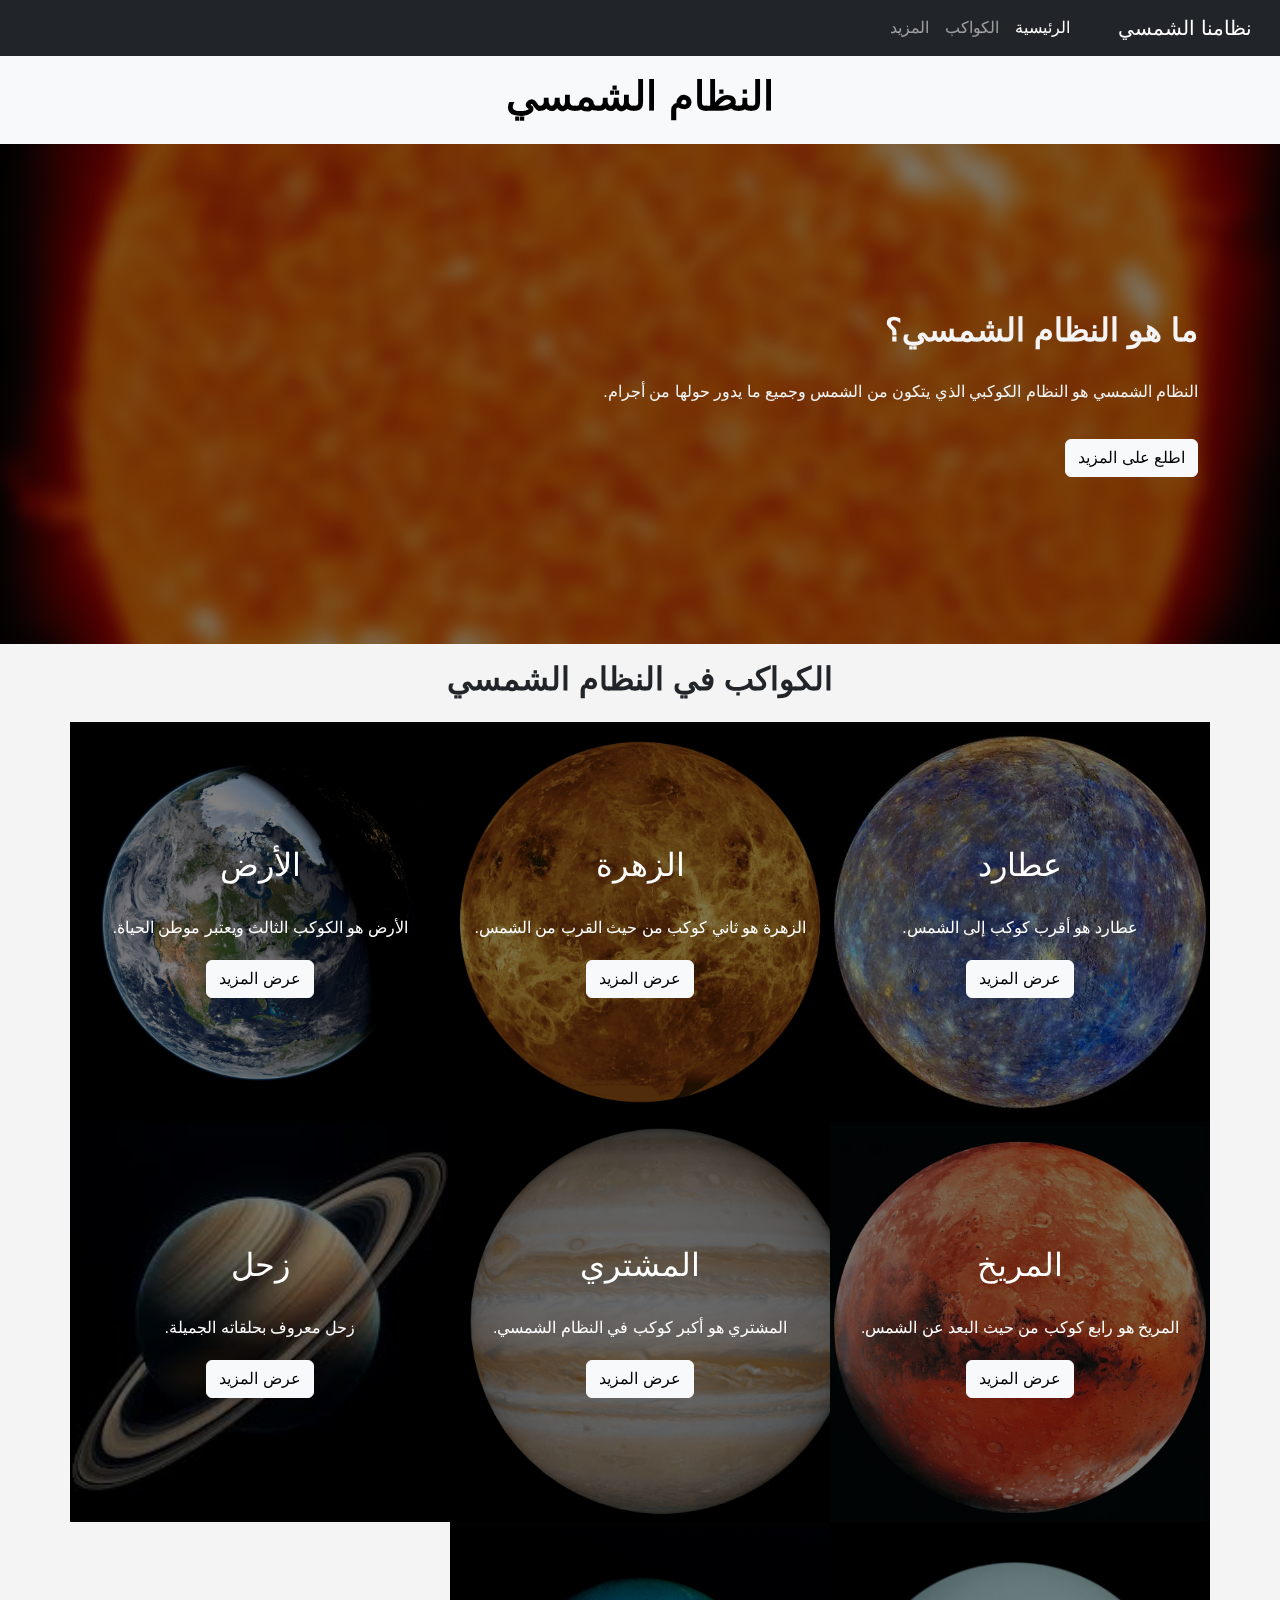
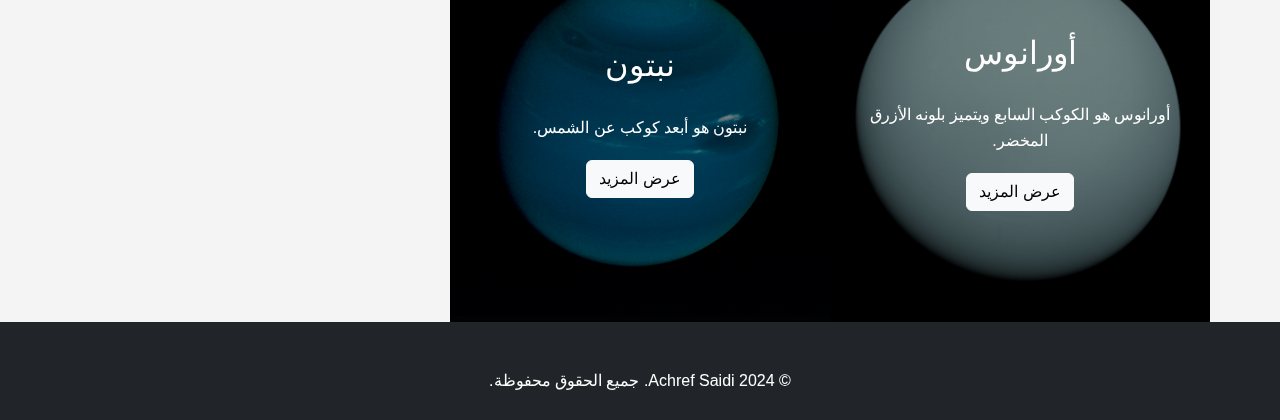
<file: index.html>
<!DOCTYPE html>
<html lang="ar" dir="rtl">
<head>
    <meta charset="UTF-8">
    <meta name="viewport" content="width=device-width, initial-scale=1.0">
    <title>النظام الشمسي</title>
    <link href="https://cdn.jsdelivr.net/npm/bootstrap@5.3.0-alpha1/dist/css/bootstrap.min.css" rel="stylesheet">
    <link rel="stylesheet" href="styles.css">
</head>
<body>

    <nav class="navbar navbar-expand-lg navbar-dark bg-dark">
        <div class="container-fluid">
            <a class="navbar-brand" href="#">نظامنا الشمسي</a>
            <button class="navbar-toggler" type="button" data-bs-toggle="collapse" data-bs-target="#navbarNav" aria-controls="navbarNav" aria-expanded="false" aria-label="تبديل الملاحة">
                <span class="navbar-toggler-icon"></span>
            </button>
            <div class="collapse navbar-collapse" id="navbarNav">
                <ul class="navbar-nav">
                    <li class="nav-item">
                        <a class="nav-link active" aria-current="page" href="index.html">الرئيسية</a>
                    </li>
                    <li class="nav-item">
                        <a class="nav-link" href="#planets">الكواكب</a>
                    </li>
                    <li class="nav-item">
                        <a class="nav-link" href="more.html">المزيد</a>
                    </li>
                </ul>
            </div>
        </div>
    </nav>
    <header class="bg-light text-black text-center py-3">
        <h1>النظام الشمسي</h1>
    </header>
<section class=" sun">
    <div class="container">
    
            <h2>ما هو النظام الشمسي؟</h2>
            <p>النظام الشمسي هو النظام الكوكبي الذي يتكون من الشمس وجميع ما يدور حولها من أجرام.</p>
    <a href="more.html"><button type="button" class="btn btn-light mt-4">اطلع على المزيد</button></a>
     
</div></section>
    <main class="container ">
        
<section id="planets">
    <h2 class="text-center py-3">الكواكب في النظام الشمسي</h2>
    <div class="row">
        <div class="col-md-4 planet" style="background-image: url('./img/mercury.jpg');">
            <div class="content">
                <h3>عطارد</h3>
                <p>عطارد هو أقرب كوكب إلى الشمس.</p>
                <button class="btn btn-light" onclick="toggleInfo('mercury-info')">عرض المزيد</button>
                <div id="mercury-info" class="more-info" style="display: none;">
                    <p><strong>المزيد عن عطارد:</strong></p>
                    <p>عطارد هو الكوكب الأصغر في النظام الشمسي وليس لديه غلاف جوي، مما يجعله عرضة لدرجات الحرارة القصوى. يمكن أن تصل درجات الحرارة في النهار إلى 430 درجة مئوية، بينما تنخفض إلى -180 درجة مئوية في الليل. سطحه مليء بالفوهات مثل القمر.</p>
                </div>
            </div>
        </div>
        <div class="col-md-4 planet" style="background-image: url('./img/venus.jpg');">
            <div class="content">
                <h3>الزهرة</h3>
                <p>الزهرة هو ثاني كوكب من حيث القرب من الشمس.</p>
                <button class="btn btn-light" onclick="toggleInfo('venus-info')">عرض المزيد</button>
                <div id="venus-info" class="more-info" style="display: none;">
                    <p><strong>المزيد عن الزهرة:</strong></p>
                    <p>الزهرة هو الكوكب الأكثر حرارةً في النظام الشمسي، بمتوسط درجة حرارة تبلغ حوالي 467 درجة مئوية. يتميز بوجود سحب كثيفة من حمض الكبريتيك، مما يجعله كوكبًا صعب الاستكشاف. يُعرف أيضًا بـ "كوكب الحب" بسبب تسميته في الثقافة.</p>
                </div>
            </div>
        </div>
        <div class="col-md-4 planet" style="background-image: url('./img/earth.jpg');">
            <div class="content">
                <h3>الأرض</h3>
                <p>الأرض هو الكوكب الثالث ويعتبر موطن الحياة.</p>
                <button class="btn btn-light" onclick="toggleInfo('earth-info')">عرض المزيد</button>
                <div id="earth-info" class="more-info" style="display: none;">
                    <p><strong>المزيد عن الأرض:</strong></p>
                    <p>الأرض هي الكوكب الوحيد المعروف بوجود الحياة. تغطي المياه حوالي 71% من سطح الأرض، وتحتوي على غلاف جوي مكون من 78% نيتروجين و21% أكسجين. الأرض تستضيف مجموعة متنوعة من البيئات والأنظمة البيئية.</p>
                </div>
            </div>
        </div>
        <div class="col-md-4 planet" style="background-image: url('./img/mars.webp');">
            <div class="content">
                <h3>المريخ</h3>
                <p>المريخ هو رابع كوكب من حيث البعد عن الشمس.</p>
                <button class="btn btn-light" onclick="toggleInfo('mars-info')">عرض المزيد</button>
                <div id="mars-info" class="more-info" style="display: none;">
                    <p><strong>المزيد عن المريخ:</strong></p>
                    <p>المريخ يعرف باسم الكوكب الأحمر بسبب وجود أكسيد الحديد على سطحه. له جو رقيق يتكون من ثاني أكسيد الكربون، وهو موطن لأعلى جبل (مونت أوليمبوس) وأكبر وادٍ (فالس ماريتيم) في النظام الشمسي.</p>
                </div>
            </div>
        </div>
        <div class="col-md-4 planet" style="background-image: url('./img/jupiter.jpg');">
            <div class="content">
                <h3>المشتري</h3>
                <p>المشتري هو أكبر كوكب في النظام الشمسي.</p>
                <button class="btn btn-light" onclick="toggleInfo('jupiter-info')">عرض المزيد</button>
                <div id="jupiter-info" class="more-info" style="display: none;">
                    <p><strong>المزيد عن المشتري:</strong></p>
                    <p>المشتري هو عملاق غازي ويمتلك أكثر من 75 قمراً، بما في ذلك غانيميد، أكبر قمر في النظام الشمسي. يشتهر بجوه العاصف وبقعته الحمراء، التي هي عاصفة ضخمة تدور منذ قرون.</p>
                </div>
            </div>
        </div>
        <div class="col-md-4 planet" style="background-image: url('./img/saturn.jpg');">
            <div class="content">
                <h3>زحل</h3>
                <p>زحل معروف بحلقاته الجميلة.</p>
                <button class="btn btn-light" onclick="toggleInfo('saturn-info')">عرض المزيد</button>
                <div id="saturn-info" class="more-info" style="display: none;">
                    <p><strong>المزيد عن زحل:</strong></p>
                    <p>زحل هو الكوكب الثاني أكبرًا في النظام الشمسي ويشتهر بحلقاته الواسعة، التي تتكون بشكل أساسي من جليد وصخور. يمتلك زحل أكثر من 80 قمراً، بما في ذلك تيتان، أكبر قمر له والذي يحتوي على غلاف جوي.</p>
                </div>
            </div>
        </div>
        <div class="col-md-4 planet" style="background-image: url('./img/uranus.jpg');">
            <div class="content">
                <h3>أورانوس</h3>
                <p>أورانوس هو الكوكب السابع ويتميز بلونه الأزرق المخضر.</p>
                <button class="btn btn-light" onclick="toggleInfo('uranus-info')">عرض المزيد</button>
                <div id="uranus-info" class="more-info" style="display: none;">
                    <p><strong>المزيد عن أورانوس:</strong></p>
                    <p>أورانوس هو الكوكب الوحيد الذي يدور على جانبه، مما يمنحه طابعًا فريدًا. يحتوي على نظام حلقات ضعيف ويشتهر بلونه الأزرق الناتج عن غاز الميثان في جوه.</p>
                </div>
            </div>
        </div>
        <div class="col-md-4 planet" style="background-image: url('./img/neptune.jpg');">
            <div class="content">
                <h3>نبتون</h3>
                <p>نبتون هو أبعد كوكب عن الشمس.</p>
                <button class="btn btn-light" onclick="toggleInfo('neptune-info')">عرض المزيد</button>
                <div id="neptune-info" class="more-info" style="display: none;">
                    <p><strong>المزيد عن نبتون:</strong></p>
                    <p>نبتون هو كوكب غازي معروف بألوانه الزرقاء الداكنة وبالعواصف القوية. لديه 14 قمرًا، وأكبرها تريتون، الذي يتحرك في اتجاه عكسي عن بقية الأقمار.</p>
                </div>
            </div>
        </div>
    </div>
</section>


    </main>

    <footer class="bg-dark text-white text-center py-3">
        <p>&copy; 2024 Achref Saidi. جميع الحقوق محفوظة.</p>
    </footer>
<script>
    function toggleInfo(planetId) {
        const infoDiv = document.getElementById(planetId);
        if (infoDiv.style.display === "none" || infoDiv.style.display === "") {
            infoDiv.style.display = "block";
        } else {
            infoDiv.style.display = "none";
        }
    }
</script>
    <script src="https://cdn.jsdelivr.net/npm/bootstrap@5.3.0-alpha1/dist/js/bootstrap.bundle.min.js"></script>
</body>
</html>
</file>
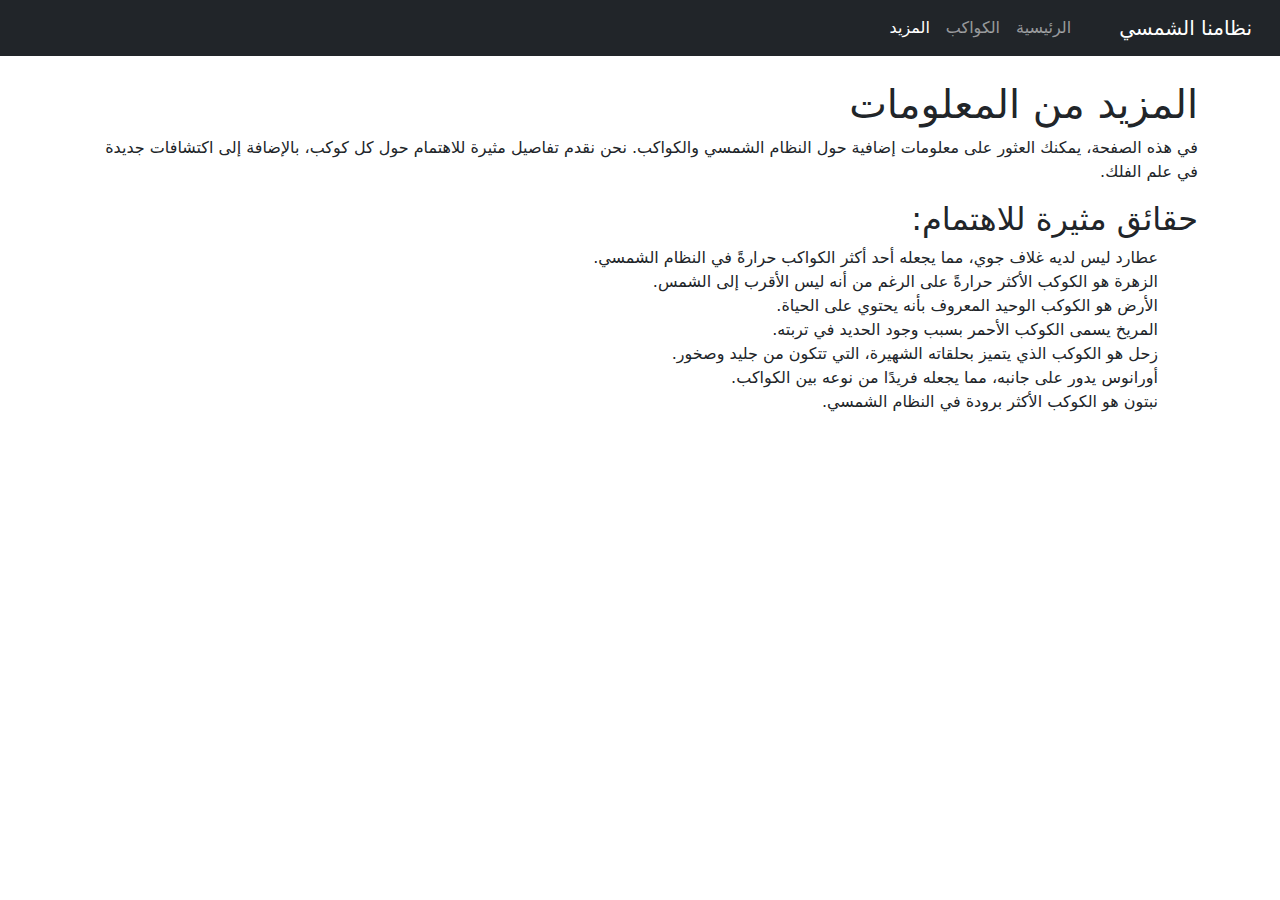
<file: more.html>
<!DOCTYPE html>
<html lang="ar">
<head>
    <meta charset="UTF-8">
    <meta name="viewport" content="width=device-width, initial-scale=1.0">
    <link href="https://cdn.jsdelivr.net/npm/bootstrap@5.3.0-alpha1/dist/css/bootstrap.min.css" rel="stylesheet">
    <title>المزيد</title>
    <style>
        body {
            text-align: right; /* Align text to the right */
        }
    </style>
</head>
<body dir="rtl"> <!-- Added dir attribute here -->

    <!-- Navbar -->
    <nav class="navbar navbar-expand-lg navbar-dark bg-dark">
        <div class="container-fluid">
            <a class="navbar-brand" href="index.html">نظامنا الشمسي</a>
            <button class="navbar-toggler" type="button" data-bs-toggle="collapse" data-bs-target="#navbarNav" aria-controls="navbarNav" aria-expanded="false" aria-label="تبديل الملاحة">
                <span class="navbar-toggler-icon"></span>
            </button>
            <div class="collapse navbar-collapse" id="navbarNav">
                <ul class="navbar-nav">
                    <li class="nav-item">
                        <a class="nav-link" href="index.html">الرئيسية</a>
                    </li>
                    <li class="nav-item">
                        <a class="nav-link" href="#">الكواكب</a>
                    </li>
                    <li class="nav-item">
                        <a class="nav-link active" href="more.html">المزيد</a>
                    </li>
                </ul>
            </div>
        </div>
    </nav>

    <!-- Contenu principal -->
    <div class="container mt-4">
        <h1>المزيد من المعلومات</h1>
        <p>في هذه الصفحة، يمكنك العثور على معلومات إضافية حول النظام الشمسي والكواكب. نحن نقدم تفاصيل مثيرة للاهتمام حول كل كوكب، بالإضافة إلى اكتشافات جديدة في علم الفلك.</p>
        
        <h2>حقائق مثيرة للاهتمام:</h2>
        <ul class="list-unstyled">
            <li>عطارد ليس لديه غلاف جوي، مما يجعله أحد أكثر الكواكب حرارةً في النظام الشمسي.</li>
            <li>الزهرة هو الكوكب الأكثر حرارةً على الرغم من أنه ليس الأقرب إلى الشمس.</li>
            <li>الأرض هو الكوكب الوحيد المعروف بأنه يحتوي على الحياة.</li>
            <li>المريخ يسمى الكوكب الأحمر بسبب وجود الحديد في تربته.</li>
            <li>زحل هو الكوكب الذي يتميز بحلقاته الشهيرة، التي تتكون من جليد وصخور.</li>
            <li>أورانوس يدور على جانبه، مما يجعله فريدًا من نوعه بين الكواكب.</li>
            <li>نبتون هو الكوكب الأكثر برودة في النظام الشمسي.</li>
        </ul>
    </div>

    <script src="https://cdn.jsdelivr.net/npm/bootstrap@5.3.0-alpha1/dist/js/bootstrap.bundle.min.js"></script>
</body>
</html>
</file>
<file: styles.css>
body {
    font-family: 'Cairo', sans-serif;
    background-color: #f4f4f4;
}

h1, h2 {
    font-weight: bold;

}

p {
    font-size: 1.1rem;
    line-height: 1.6;
        padding-top: 20px;
}

footer {

    bottom: 0;
    width: 100%;
}
.sun {
    position: relative;
    display: flex;
    justify-content: center;
    align-items: center;
    color: #f4f4f4;
    width: 100%;
    height: 500px;
    overflow: hidden;
}

.sun::before {
    content: '';
    position: absolute;
    top: 0;
    left: 0;
    width: 100%;
    height: 100%;
    background-image: url("./img/sun.jpg");
    background-size: cover;
    background-position: center;
    filter: blur(8px) brightness(0.5); /* Applique un flou et rend l'image plus sombre */
    z-index: -1; /* Assure que l'image reste en arrière-plan */
    transform: scale(1.1); /* Agrandit légèrement l'image pour couvrir après le flou */
}

.sun h1 {
    position: relative;
    z-index: 1; /* Le texte reste devant l'image floutée et sombre */
    font-size: 3rem;
    color: #fff;
}
.planet {
    height: 400px;
    background-size: cover;
    background-position: center;
    position: relative;
    display: flex;
    justify-content: center;
    align-items: center;
    color: white;
    text-align: center;
    overflow: hidden;
}

.planet::before {
    content: '';
    position: absolute;
    top: 0;
    left: 0;
    width: 100%;
    height: 100%;
    background-color: rgba(0, 0, 0, 0.5); /* Assombrit l'image de fond */
    z-index: 1;
}

.content {
    position: relative;
    z-index: 2; /* Le contenu reste devant l'image sombre */
}

h3 {
    font-size: 2rem;
}

p {
    font-size: 1rem;
    margin: 10px 0;
}

button {
    margin-top: 10px;
}
</file>
